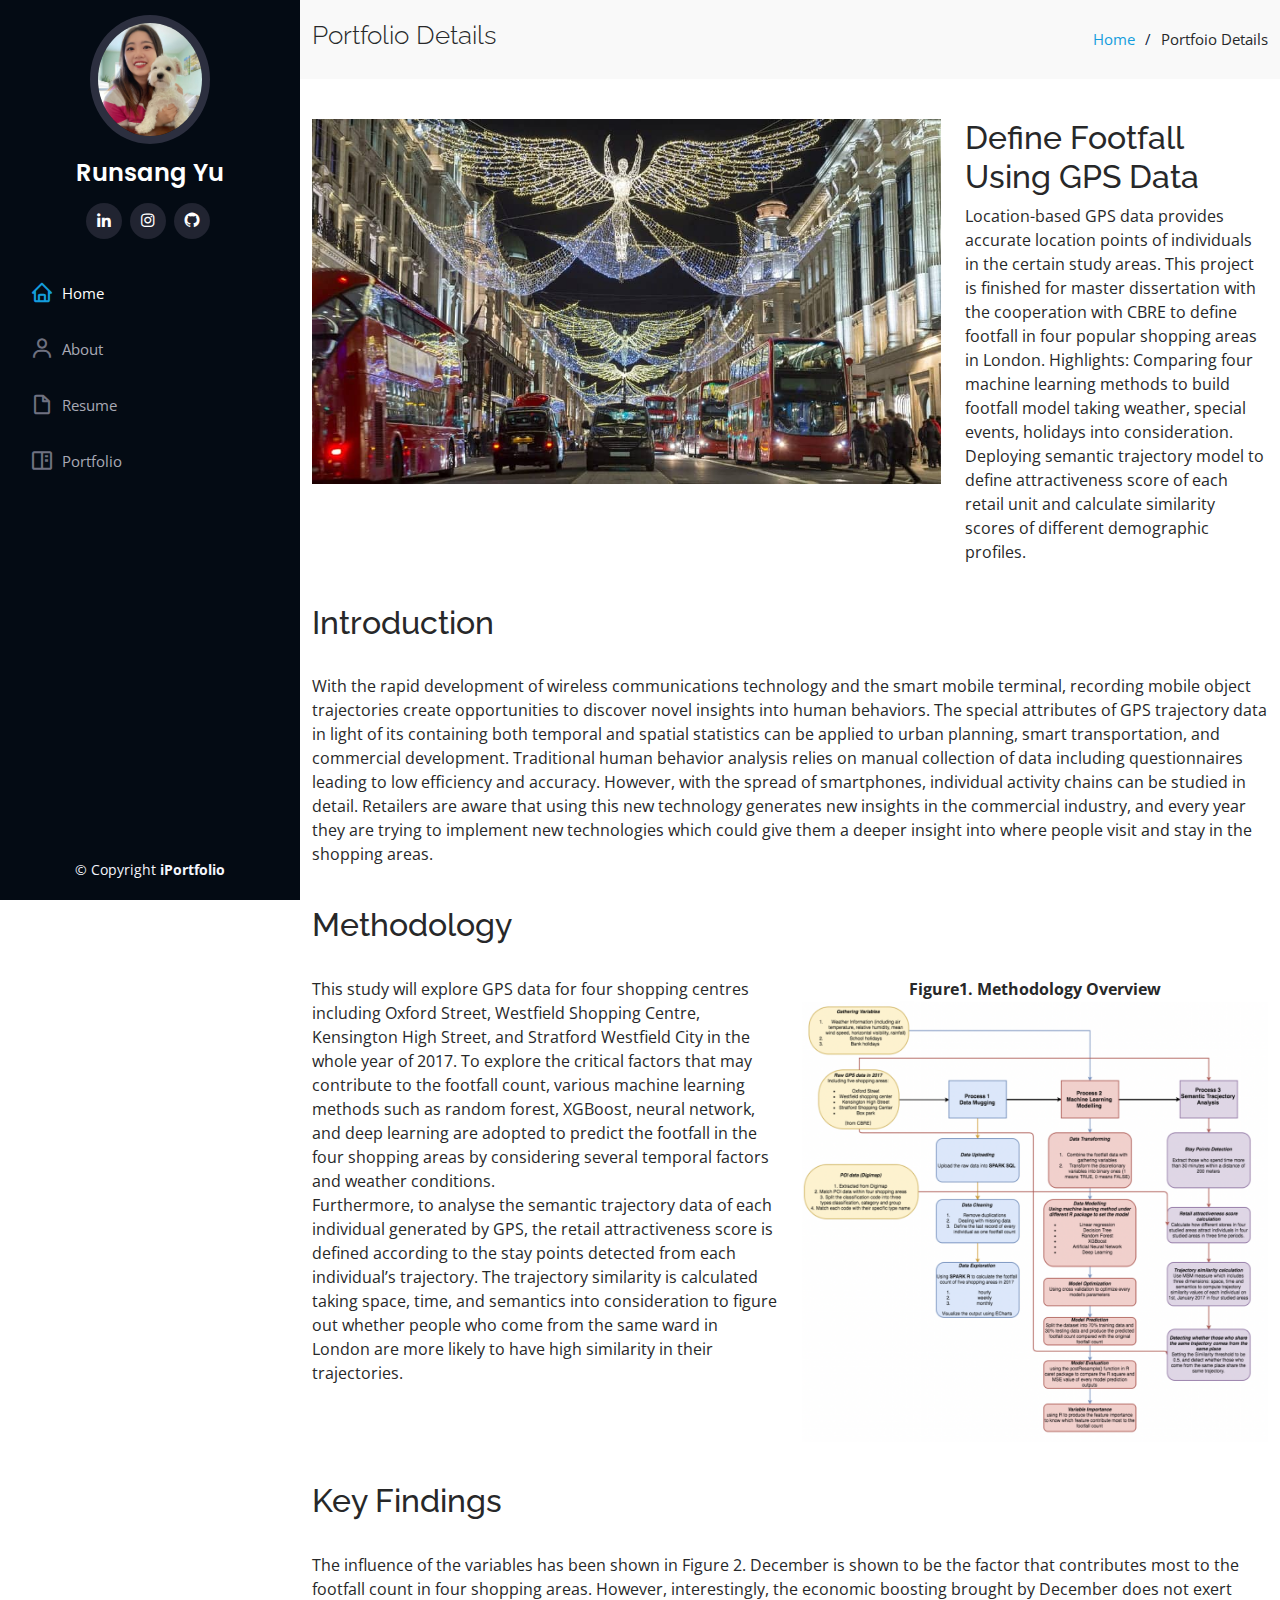
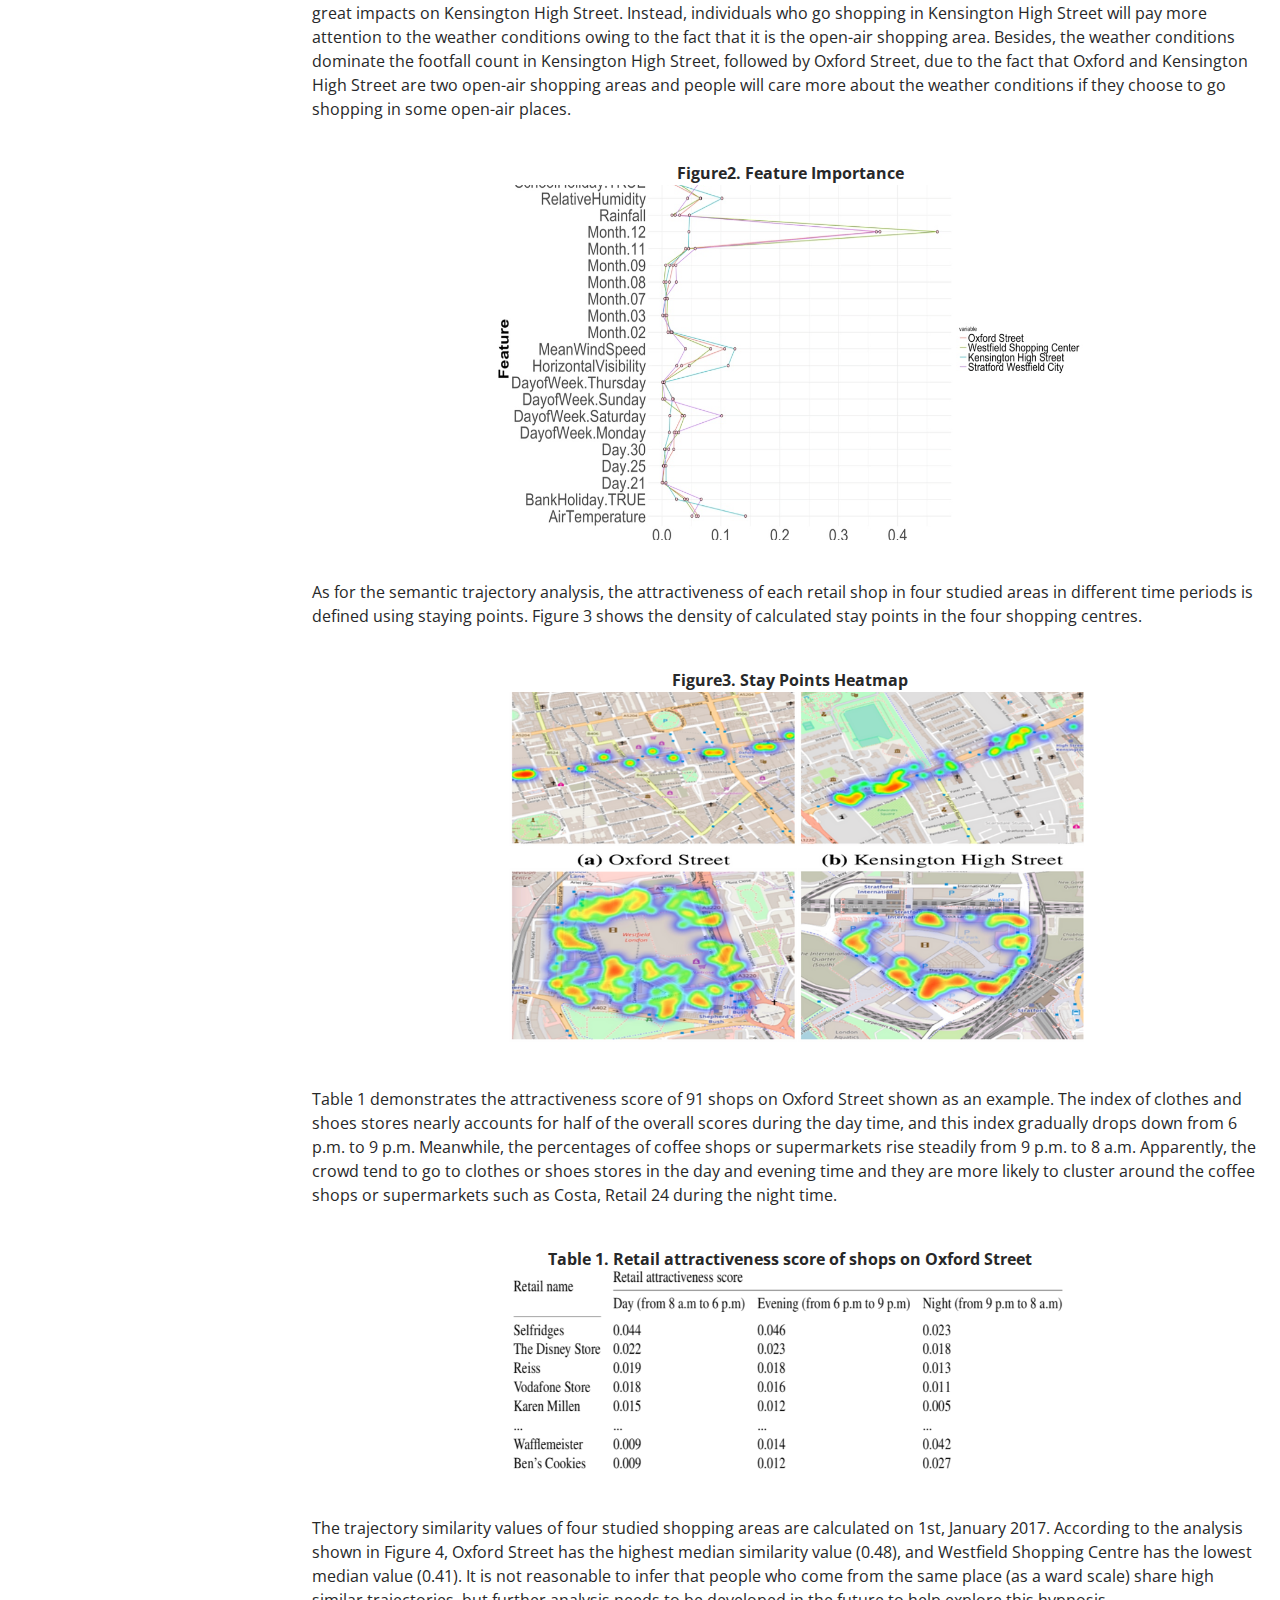
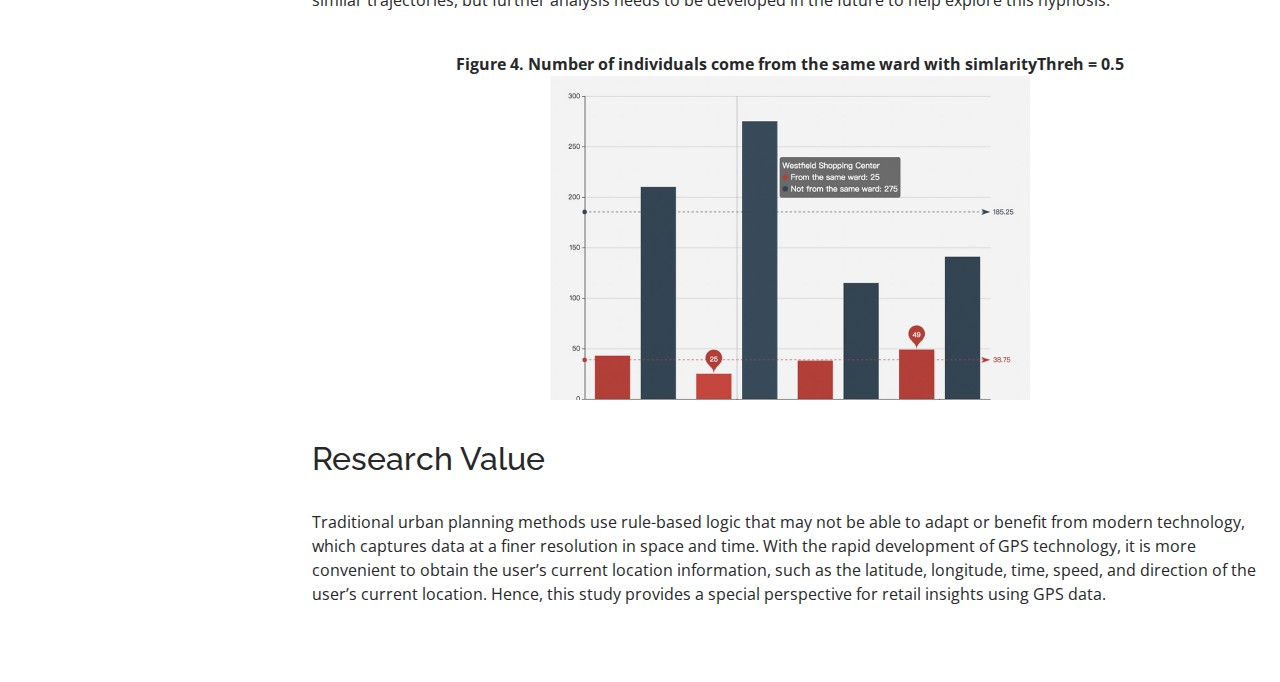
<file: portfolio1-details.html>
<!DOCTYPE html>
<html lang="en">

<head>
  <meta charset="utf-8">
  <meta content="width=device-width, initial-scale=1.0" name="viewport">

  <title>Portfolio Details - Runsang Yu</title>
  <meta content="" name="description">
  <meta content="" name="keywords">

  <!-- Favicons -->
  <link href="assets/img/favicon.png" rel="icon">
  <link href="assets/img/apple-touch-icon.png" rel="apple-touch-icon">

  <!-- Google Fonts -->
  <link href="https://fonts.googleapis.com/css?family=Open+Sans:300,300i,400,400i,600,600i,700,700i|Raleway:300,300i,400,400i,500,500i,600,600i,700,700i|Poppins:300,300i,400,400i,500,500i,600,600i,700,700i" rel="stylesheet">

  <!-- Vendor CSS Files -->
  <link href="assets/vendor/aos/aos.css" rel="stylesheet">
  <link href="assets/vendor/bootstrap/css/bootstrap.min.css" rel="stylesheet">
  <link href="assets/vendor/bootstrap-icons/bootstrap-icons.css" rel="stylesheet">
  <link href="assets/vendor/boxicons/css/boxicons.min.css" rel="stylesheet">
  <link href="assets/vendor/glightbox/css/glightbox.min.css" rel="stylesheet">
  <link href="assets/vendor/swiper/swiper-bundle.min.css" rel="stylesheet">

  <!-- Template Main CSS File -->
  <link href="assets/css/style.css" rel="stylesheet">

  <!-- =======================================================
  * Template Name: iPortfolio - v3.10.0
  * Template URL: https://bootstrapmade.com/iportfolio-bootstrap-portfolio-websites-template/
  * Author: BootstrapMade.com
  * License: https://bootstrapmade.com/license/
  ======================================================== -->
</head>

<body>

  <!-- ======= Mobile nav toggle button ======= -->
  <i class="bi bi-list mobile-nav-toggle d-xl-none"></i>

  <!-- ======= Header ======= -->
  <header id="header">
    <div class="d-flex flex-column">

      <div class="profile">
        <img src="assets/img/profile.png" alt="" class="img-fluid rounded-circle">
        <h1 class="text-light"><a href="index.html">Runsang Yu</a></h1>
        <div class="social-links mt-3 text-center">
          <a href="https://www.linkedin.com/in/runsang-yu-4505b6b2/" class="linkedin"><i class="bx bxl-linkedin"></i></a>
          <a href="https://www.instagram.com/runsangyu/" class="instagram"><i class="bx bxl-instagram"></i></a>
          <a href="https://github.com/yurunsang" class="github"><i class="bx bxl-github"></i></a>
        </div>
      </div>

      <nav id="navbar" class="nav-menu navbar">
        <ul>
          <li><a href="#hero" class="nav-link scrollto active"><i class="bx bx-home"></i> <span>Home</span></a></li>
          <li><a href="#about" class="nav-link scrollto"><i class="bx bx-user"></i> <span>About</span></a></li>
          <li><a href="#resume" class="nav-link scrollto"><i class="bx bx-file-blank"></i> <span>Resume</span></a></li>
          <li><a href="#portfolio" class="nav-link scrollto"><i class="bx bx-book-content"></i> <span>Portfolio</span></a></li>
        </ul>
      </nav><!-- .nav-menu -->
    </div>
  </header><!-- End Header -->

  <main id="main">

    <!-- ======= Breadcrumbs ======= -->
    <section id="breadcrumbs" class="breadcrumbs">
      <div class="container">

        <div class="d-flex justify-content-between align-items-center">
          <h2>Portfolio Details</h2>
          <ol>
            <li><a href="index.html">Home</a></li>
            <li>Portfoio Details</li>
          </ol>
        </div>

      </div>
    </section><!-- End Breadcrumbs -->

    <!-- ======= Portfolio Details Section ======= -->
    <section id="portfolio-details" class="portfolio-details">
      <div class="container">
        <div class = "row gy-4">
          <div class = "col-lg-8">
            <img src="assets/img/portfolio/chritsmas-high-street.jpeg" class="img-fluid" alt="">
          </div>
          <div class = "col-lg-4">
            <h2>Define Footfall Using GPS Data</h2>
            <p>Location-based GPS data provides accurate location points of individuals in the certain study areas. This project is finished for master dissertation with the cooperation with CBRE to define footfall in four popular shopping areas in London.
              Highlights: Comparing four machine learning methods to build footfall model taking weather, special events, holidays into consideration. Deploying semantic trajectory model to define attractiveness score of each retail unit and calculate similarity scores of different demographic profiles.
            </p>
          </div>
          <h2>Introduction</h2>
          <p>
          With the rapid development of wireless communications technology and the smart mobile terminal, recording mobile object trajectories create opportunities to discover novel insights into human behaviors. 
          The special attributes of GPS trajectory data in light of its containing both temporal and spatial statistics can be applied to urban planning, smart transportation, and commercial development. 
          Traditional human behavior analysis relies on manual collection of data including questionnaires leading to low efficiency and accuracy. However, with the spread of smartphones, individual activity chains can be studied in detail. 
          Retailers are aware that using this new technology generates new insights in the commercial industry, and every year they are trying to implement new technologies which could give them a deeper insight into where people visit and stay in the shopping areas.
          </p>
          <h2>Methodology</h2>
          <div class = "col-lg-6">        
            <p>
              This study will explore GPS data for four shopping centres including Oxford Street, Westfield Shopping Centre, Kensington High Street, and Stratford Westfield City in the whole year of 2017. To explore the critical factors that may contribute to the footfall count, various machine learning methods such as random forest, XGBoost,  neural network, and deep learning are adopted to predict the footfall in the four shopping areas by considering several temporal factors and weather conditions.
              <br>
              Furthermore, to analyse the semantic trajectory data of each individual generated by GPS, the retail attractiveness score is defined according to the stay points detected from each individual’s trajectory. The trajectory similarity is calculated taking space, time, and semantics into consideration to figure out whether people who come from the same ward in London are more likely to have high similarity in their trajectories.
            </p>
          </div>
          <div class = "col-lg-6">
            <figure>
              <figcaption style="text-align: center"><strong>Figure1. Methodology Overview</strong></figcaption>
              <img src="assets/img/portfolio/methodology-overview.jpeg" class="img-fluid" alt="">
            </figure>
          </div>

          <h2>Key Findings</h2>
            <p>
              The influence of the variables has been shown in Figure 2. December is shown to be the factor that contributes most to the footfall count in four shopping areas. However, interestingly, the economic boosting brought by December does not exert great impacts on Kensington High Street. Instead, individuals who go shopping in Kensington High Street will pay more attention to the weather conditions owing to the fact that it is the open-air shopping area. Besides, the weather conditions dominate the footfall count in Kensington High Street, followed by Oxford Street, due to the fact that Oxford and Kensington High Street are two open-air shopping areas and people will care more about the weather conditions if they choose to go shopping in some open-air places.
            </p>
            <figure>
              <figcaption style="text-align: center"><strong>Figure2. Feature Importance</strong></figcaption>
              <center><img src="assets/img/portfolio/feature-importance.jpeg" class="img-fluid" alt="feature importance.png" style="width: 588px; height: 355px; object-fit: cover; object-position: 50% 50%;"></center>
            </figure>
            <p>
              As for the semantic trajectory analysis, the attractiveness of each retail shop in four studied areas in different time periods is defined using staying points. Figure 3 shows the density of calculated stay points in the four shopping centres.
            </p>
            <figure>
              <figcaption style="text-align: center"><strong>Figure3. Stay Points Heatmap</strong></figcaption>
              <center><img src="assets/img/portfolio/stay-points-heatmap.webp" class="img-fluid" alt="stay-points-heatmap.png" style="width: 588px; height: 355px; object-fit: cover; object-position: 50% 50%;"></center>
            </figure>
            <p>
            Table 1 demonstrates the attractiveness score of 91 shops on Oxford Street shown as an example. The index of clothes and shoes stores nearly accounts for half of the overall scores during the day time, and this index gradually drops down from 6 p.m. to 9 p.m. Meanwhile, the percentages of coffee shops or supermarkets rise steadily from 9 p.m. to 8 a.m. Apparently, the crowd tend to go to clothes or shoes stores in the day and evening time and they are more likely to cluster around the coffee shops or supermarkets such as Costa, Retail 24 during the night time.
            </p>
            <figure>
              <figcaption style="text-align: center"><strong>Table 1. ​​Retail attractiveness score of shops on Oxford Street</strong></figcaption>
              <center><img src="assets/img/portfolio/table.jpeg" class="img-fluid" alt="table.jpeg" style="width: 588px; height: 205px; object-fit: cover; object-position: 50% 50%;"></center>
            </figure>
              <p>
            The trajectory similarity values of four studied shopping areas are calculated on 1st, January 2017. According to the analysis shown in Figure 4, Oxford Street has the highest median similarity value (0.48), and Westfield Shopping Centre has the lowest median value (0.41). It is not reasonable to infer that people who come from the same place (as a ward scale) share high similar trajectories, but further analysis needs to be developed in the future to help explore this hypnosis.
            </p>
            <figure>
              <figcaption style="text-align: center"><strong>Figure 4. ​​​Number of individuals come from the same ward with simlarityThreh = 0.5</strong></figcaption>
              <center><img src="assets/img/portfolio/similarity-chart.jpeg" class="img-fluid" alt="similarity-chart.jpeg" style="width: 480px; height: 324px; object-fit: cover; object-position: 50% 50%;"></center>
            </figure>
              <h2>Research Value</h2>
          <p>
            Traditional urban planning methods use rule-based logic that may not be able to adapt or benefit from modern technology, which captures data at a finer resolution in space and time. With the rapid development of GPS technology, it is more convenient to obtain the user’s current location information, such as the latitude, longitude, time, speed, and direction of the user’s current location. Hence, this study provides a special perspective for retail insights using GPS data.
          </p>
        </div>
      </div>
    </section><!-- End Portfolio Details Section -->

  </main><!-- End #main -->

  <!-- ======= Footer ======= -->
  <footer id="footer">
    <div class="container">
      <div class="copyright">
        &copy; Copyright <strong><span>iPortfolio</span></strong>
      </div>
      <div class="credits">
        <!-- All the links in the footer should remain intact. -->
        <!-- You can delete the links only if you purchased the pro version. -->
        <!-- Licensing information: https://bootstrapmade.com/license/ -->
        <!-- Purchase the pro version with working PHP/AJAX contact form: https://bootstrapmade.com/iportfolio-bootstrap-portfolio-websites-template/ -->
        <!-- Designed by <a href="https://bootstrapmade.com/">BootstrapMade</a> -->
      </div>
    </div>
  </footer><!-- End  Footer -->

  <a href="#" class="back-to-top d-flex align-items-center justify-content-center"><i class="bi bi-arrow-up-short"></i></a>

  <!-- Vendor JS Files -->
  <script src="assets/vendor/purecounter/purecounter_vanilla.js"></script>
  <script src="assets/vendor/aos/aos.js"></script>
  <script src="assets/vendor/bootstrap/js/bootstrap.bundle.min.js"></script>
  <script src="assets/vendor/glightbox/js/glightbox.min.js"></script>
  <script src="assets/vendor/isotope-layout/isotope.pkgd.min.js"></script>
  <script src="assets/vendor/swiper/swiper-bundle.min.js"></script>
  <script src="assets/vendor/typed.js/typed.min.js"></script>
  <script src="assets/vendor/waypoints/noframework.waypoints.js"></script>
  <script src="assets/vendor/php-email-form/validate.js"></script>

  <!-- Template Main JS File -->
  <script src="assets/js/main.js"></script>

</body>

</html>
</file>
<file: assets/css/style.css>
/**
* Template Name: iPortfolio - v3.10.0
* Template URL: https://bootstrapmade.com/iportfolio-bootstrap-portfolio-websites-template/
* Author: BootstrapMade.com
* License: https://bootstrapmade.com/license/
*/

/*--------------------------------------------------------------
# General
--------------------------------------------------------------*/
body {
  font-family: "Open Sans", sans-serif;
  color: #272829;
}

a {
  color: #149ddd;
  text-decoration: none;
}

a:hover {
  color: #37b3ed;
  text-decoration: none;
}

h1,
h2,
h3,
h4,
h5,
h6 {
  font-family: "Raleway", sans-serif;
}

/*--------------------------------------------------------------
# Back to top button
--------------------------------------------------------------*/
.back-to-top {
  position: fixed;
  visibility: hidden;
  opacity: 0;
  right: 15px;
  bottom: 15px;
  z-index: 996;
  background: #149ddd;
  width: 40px;
  height: 40px;
  border-radius: 50px;
  transition: all 0.4s;
}

.back-to-top i {
  font-size: 28px;
  color: #fff;
  line-height: 0;
}

.back-to-top:hover {
  background: #2eafec;
  color: #fff;
}

.back-to-top.active {
  visibility: visible;
  opacity: 1;
}

/*--------------------------------------------------------------
# Header
--------------------------------------------------------------*/
#header {
  position: fixed;
  top: 0;
  left: 0;
  bottom: 0;
  width: 300px;
  transition: all ease-in-out 0.5s;
  z-index: 9997;
  transition: all 0.5s;
  padding: 0 15px;
  background: #040b14;
  overflow-y: auto;
}

#header .profile img {
  margin: 15px auto;
  display: block;
  width: 120px;
  border: 8px solid #2c2f3f;
}

#header .profile h1 {
  font-size: 24px;
  margin: 0;
  padding: 0;
  font-weight: 600;
  -moz-text-align-last: center;
  text-align-last: center;
  font-family: "Poppins", sans-serif;
}

#header .profile h1 a,
#header .profile h1 a:hover {
  color: #fff;
  text-decoration: none;
}

#header .profile .social-links a {
  font-size: 18px;
  display: inline-block;
  background: #212431;
  color: #fff;
  line-height: 1;
  padding: 8px 0;
  margin-right: 4px;
  border-radius: 50%;
  text-align: center;
  width: 36px;
  height: 36px;
  transition: 0.3s;
}

#header .profile .social-links a:hover {
  background: #149ddd;
  color: #fff;
  text-decoration: none;
}

#main {
  margin-left: 300px;
}

@media (max-width: 1199px) {
  #header {
    left: -300px;
  }

  #main {
    margin-left: 0;
  }
}

/*--------------------------------------------------------------
# Navigation Menu
--------------------------------------------------------------*/
/* Desktop Navigation */
.nav-menu {
  padding: 30px 0 0 0;
}

.nav-menu * {
  margin: 0;
  padding: 0;
  list-style: none;
}

.nav-menu>ul>li {
  position: relative;
  white-space: nowrap;
}

.nav-menu a,
.nav-menu a:focus {
  display: flex;
  align-items: center;
  color: #a8a9b4;
  padding: 12px 15px;
  margin-bottom: 8px;
  transition: 0.3s;
  font-size: 15px;
}

.nav-menu a i,
.nav-menu a:focus i {
  font-size: 24px;
  padding-right: 8px;
  color: #6f7180;
}

.nav-menu a:hover,
.nav-menu .active,
.nav-menu .active:focus,
.nav-menu li:hover>a {
  text-decoration: none;
  color: #fff;
}

.nav-menu a:hover i,
.nav-menu .active i,
.nav-menu .active:focus i,
.nav-menu li:hover>a i {
  color: #149ddd;
}

/* Mobile Navigation */
.mobile-nav-toggle {
  position: fixed;
  right: 15px;
  top: 15px;
  z-index: 9998;
  border: 0;
  font-size: 24px;
  transition: all 0.4s;
  outline: none !important;
  background-color: #149ddd;
  color: #fff;
  width: 40px;
  height: 40px;
  display: inline-flex;
  align-items: center;
  justify-content: center;
  line-height: 0;
  border-radius: 50px;
  cursor: pointer;
}

.mobile-nav-active {
  overflow: hidden;
}

.mobile-nav-active #header {
  left: 0;
}

/*--------------------------------------------------------------
# Hero Section
--------------------------------------------------------------*/
#hero {
  width: 100%;
  height: 100vh;
  background: url("../img/background.jpeg") top center;
  background-size: cover;
}

#hero:before {
  content: "";
  background: rgba(5, 13, 24, 0.3);
  position: absolute;
  bottom: 0;
  top: 0;
  left: 0;
  right: 0;
  z-index: 1;
}

#hero .hero-container {
  position: relative;
  z-index: 2;
  min-width: 300px;
}

#hero h1 {
  margin: 0 0 10px 0;
  font-size: 64px;
  font-weight: 700;
  line-height: 56px;
  color: #fff;
}

#hero p {
  color: #fff;
  margin-bottom: 50px;
  font-size: 26px;
  font-family: "Poppins", sans-serif;
}

#hero p span {
  color: #fff;
  padding-bottom: 4px;
  letter-spacing: 1px;
  border-bottom: 3px solid #149ddd;
}

@media (min-width: 1024px) {
  #hero {
    background-attachment: fixed;
  }
}

@media (max-width: 768px) {
  #hero h1 {
    font-size: 28px;
    line-height: 36px;
  }

  #hero h2 {
    font-size: 18px;
    line-height: 24px;
    margin-bottom: 30px;
  }
}

/*--------------------------------------------------------------
# Sections General
--------------------------------------------------------------*/
section {
  padding: 60px 0;
  overflow: hidden;
}

.section-bg {
  background: #f5f8fd;
}

.section-title {
  padding-bottom: 30px;
}

.section-title h2 {
  font-size: 32px;
  font-weight: bold;
  margin-bottom: 20px;
  padding-bottom: 20px;
  position: relative;
  color: #173b6c;
}

.section-title h2::after {
  content: "";
  position: absolute;
  display: block;
  width: 50px;
  height: 3px;
  background: #149ddd;
  bottom: 0;
  left: 0;
}

.section-title p {
  margin-bottom: 0;
}

/*--------------------------------------------------------------
# About
--------------------------------------------------------------*/
.about .content h3 {
  font-weight: 700;
  font-size: 26px;
  color: #173b6c;
}

.about .content ul {
  list-style: none;
  padding: 0;
}

.about .content ul li {
  margin-bottom: 20px;
  display: flex;
  align-items: center;
}

.about .content ul strong {
  margin-right: 10px;
}

.about .content ul i {
  font-size: 16px;
  margin-right: 5px;
  color: #149ddd;
  line-height: 0;
}

.about .content p:last-child {
  margin-bottom: 0;
}

/*--------------------------------------------------------------
# Facts
--------------------------------------------------------------*/
.facts {
  padding-bottom: 30px;
}

.facts .count-box {
  padding: 30px;
  width: 100%;
}

.facts .count-box i {
  display: block;
  font-size: 44px;
  color: #149ddd;
  float: left;
  line-height: 0;
}

.facts .count-box span {
  font-size: 48px;
  line-height: 40px;
  display: block;
  font-weight: 700;
  color: #050d18;
  margin-left: 60px;
}

.facts .count-box p {
  padding: 15px 0 0 0;
  margin: 0 0 0 60px;
  font-family: "Raleway", sans-serif;
  font-size: 14px;
  color: #122f57;
}

.facts .count-box a {
  font-weight: 600;
  display: block;
  margin-top: 20px;
  color: #122f57;
  font-size: 15px;
  font-family: "Poppins", sans-serif;
  transition: ease-in-out 0.3s;
}

.facts .count-box a:hover {
  color: #1f5297;
}

/*--------------------------------------------------------------
# Akills
--------------------------------------------------------------*/
.skills .progress {
  height: 60px;
  display: block;
  background: none;
  border-radius: 0;
}

.skills .progress .skill {
  padding: 0;
  margin: 0 0 6px 0;
  text-transform: uppercase;
  display: block;
  font-weight: 600;
  font-family: "Poppins", sans-serif;
  color: #050d18;
}

.skills .progress .skill .val {
  float: right;
  font-style: normal;
}

.skills .progress-bar-wrap {
  background: #dce8f8;
  height: 10px;
}

.skills .progress-bar {
  width: 1px;
  height: 10px;
  transition: 0.9s;
  background-color: #149ddd;
}

/*--------------------------------------------------------------
# Resume
--------------------------------------------------------------*/
.resume .resume-title {
  font-size: 26px;
  font-weight: 700;
  margin-top: 20px;
  margin-bottom: 20px;
  color: #050d18;
}

.resume .resume-item {
  padding: 0 0 20px 20px;
  margin-top: -2px;
  border-left: 2px solid #1f5297;
  position: relative;
}

.resume .resume-item h4 {
  line-height: 18px;
  font-size: 18px;
  font-weight: 600;
  text-transform: uppercase;
  font-family: "Poppins", sans-serif;
  color: #050d18;
  margin-bottom: 10px;
}

.resume .resume-item h5 {
  font-size: 16px;
  background: #e4edf9;
  padding: 5px 15px;
  display: inline-block;
  font-weight: 600;
  margin-bottom: 10px;
}

.resume .resume-item ul {
  padding-left: 20px;
}

.resume .resume-item ul li {
  padding-bottom: 10px;
}

.resume .resume-item:last-child {
  padding-bottom: 0;
}

.resume .resume-item::before {
  content: "";
  position: absolute;
  width: 16px;
  height: 16px;
  border-radius: 50px;
  left: -9px;
  top: 0;
  background: #fff;
  border: 2px solid #1f5297;
}

/*--------------------------------------------------------------
# Portfolio
--------------------------------------------------------------*/
.portfolio .portfolio-item {
  margin-bottom: 30px;
}

.portfolio #portfolio-flters {
  padding: 0;
  margin: 0 auto 35px auto;
  list-style: none;
  text-align: center;
  background: #fff;
  border-radius: 50px;
  padding: 2px 15px;
}

.portfolio #portfolio-flters li {
  cursor: pointer;
  display: inline-block;
  padding: 10px 15px 8px 15px;
  font-size: 14px;
  font-weight: 600;
  line-height: 1;
  text-transform: uppercase;
  color: #272829;
  margin-bottom: 5px;
  transition: all 0.3s ease-in-out;
}

.portfolio #portfolio-flters li:hover,
.portfolio #portfolio-flters li.filter-active {
  color: #149ddd;
}

.portfolio #portfolio-flters li:last-child {
  margin-right: 0;
}

.portfolio .portfolio-wrap {
  transition: 0.3s;
  position: relative;
  overflow: hidden;
  z-index: 1;
}

.portfolio .portfolio-wrap::before {
  content: "";
  background: rgba(255, 255, 255, 0.5);
  position: absolute;
  left: 0;
  right: 0;
  top: 0;
  bottom: 0;
  transition: all ease-in-out 0.3s;
  z-index: 2;
  opacity: 0;
}

.portfolio .portfolio-wrap .portfolio-links {
  opacity: 1;
  left: 0;
  right: 0;
  bottom: -60px;
  z-index: 3;
  position: absolute;
  transition: all ease-in-out 0.3s;
  display: flex;
  justify-content: center;
}

.portfolio .portfolio-wrap .portfolio-links a {
  color: #fff;
  font-size: 28px;
  text-align: center;
  background: rgba(20, 157, 221, 0.75);
  transition: 0.3s;
  width: 50%;
}

.portfolio .portfolio-wrap .portfolio-links a:hover {
  background: rgba(20, 157, 221, 0.95);
}

.portfolio .portfolio-wrap .portfolio-links a+a {
  border-left: 1px solid #37b3ed;
}

.portfolio .portfolio-wrap:hover::before {
  top: 0;
  left: 0;
  right: 0;
  bottom: 0;
  opacity: 1;
}

.portfolio .portfolio-wrap:hover .portfolio-links {
  opacity: 1;
  bottom: 0;
}

/*--------------------------------------------------------------
# Portfolio Details
--------------------------------------------------------------*/
.portfolio-details {
  padding-top: 40px;
}

.portfolio-details .portfolio-details-slider img {
  width: 100%;
}

.portfolio-details .portfolio-details-slider .swiper-pagination {
  margin-top: 20px;
  position: relative;
}

.portfolio-details .portfolio-details-slider .swiper-pagination .swiper-pagination-bullet {
  width: 12px;
  height: 12px;
  background-color: #fff;
  opacity: 1;
  border: 1px solid #149ddd;
}

.portfolio-details .portfolio-details-slider .swiper-pagination .swiper-pagination-bullet-active {
  background-color: #149ddd;
}

.portfolio-details .portfolio-info {
  padding: 30px;
  box-shadow: 0px 0 30px rgba(5, 13, 24, 0.08);
}

.portfolio-details .portfolio-info h3 {
  font-size: 22px;
  font-weight: 700;
  margin-bottom: 20px;
  padding-bottom: 20px;
  border-bottom: 1px solid #eee;
}

.portfolio-details .portfolio-info ul {
  list-style: none;
  padding: 0;
  font-size: 15px;
}

.portfolio-details .portfolio-info ul li+li {
  margin-top: 10px;
}

.portfolio-details .portfolio-description {
  padding-top: 30px;
}

.portfolio-details .portfolio-description h2 {
  font-size: 26px;
  font-weight: 700;
  margin-bottom: 20px;
}

.portfolio-details .portfolio-description p {
  padding: 0;
}

/*--------------------------------------------------------------
# Services
--------------------------------------------------------------*/
.services .icon-box {
  margin-bottom: 20px;
}

.services .icon {
  float: left;
  display: flex;
  align-items: center;
  justify-content: center;
  width: 54px;
  height: 54px;
  background: #149ddd;
  border-radius: 50%;
  transition: 0.5s;
  border: 1px solid #149ddd;
}

.services .icon i {
  color: #fff;
  font-size: 24px;
  line-height: 0;
}

.services .icon-box:hover .icon {
  background: #fff;
}

.services .icon-box:hover .icon i {
  color: #149ddd;
}

.services .title {
  margin-left: 80px;
  font-weight: 700;
  margin-bottom: 15px;
  font-size: 18px;
}

.services .title a {
  color: #343a40;
}

.services .title a:hover {
  color: #149ddd;
}

.services .description {
  margin-left: 80px;
  line-height: 24px;
  font-size: 14px;
}

/*--------------------------------------------------------------
# Testimonials
--------------------------------------------------------------*/
.testimonials .testimonials-carousel,
.testimonials .testimonials-slider {
  overflow: hidden;
}

.testimonials .testimonial-item {
  box-sizing: content-box;
  text-align: center;
  min-height: 320px;
}

.testimonials .testimonial-item .testimonial-img {
  width: 90px;
  border-radius: 50%;
  margin: 0 auto;
}

.testimonials .testimonial-item h3 {
  font-size: 18px;
  font-weight: bold;
  margin: 10px 0 5px 0;
  color: #111;
}

.testimonials .testimonial-item h4 {
  font-size: 14px;
  color: #999;
  margin: 0;
}

.testimonials .testimonial-item .quote-icon-left,
.testimonials .testimonial-item .quote-icon-right {
  color: #c3e8fa;
  font-size: 26px;
}

.testimonials .testimonial-item .quote-icon-left {
  display: inline-block;
  left: -5px;
  position: relative;
}

.testimonials .testimonial-item .quote-icon-right {
  display: inline-block;
  right: -5px;
  position: relative;
  top: 10px;
}

.testimonials .testimonial-item p {
  font-style: italic;
  margin: 0 15px 15px 15px;
  padding: 20px;
  background: #fff;
  position: relative;
  margin-bottom: 35px;
  border-radius: 6px;
  box-shadow: 0px 2px 15px rgba(0, 0, 0, 0.1);
}

.testimonials .testimonial-item p::after {
  content: "";
  width: 0;
  height: 0;
  border-top: 20px solid #fff;
  border-right: 20px solid transparent;
  border-left: 20px solid transparent;
  position: absolute;
  bottom: -20px;
  left: calc(50% - 20px);
}

.testimonials .swiper-pagination {
  margin-top: 20px;
  position: relative;
}

.testimonials .swiper-pagination .swiper-pagination-bullet {
  width: 12px;
  height: 12px;
  background-color: #fff;
  opacity: 1;
  border: 1px solid #149ddd;
}

.testimonials .swiper-pagination .swiper-pagination-bullet-active {
  background-color: #149ddd;
}

/*--------------------------------------------------------------
# Contact
--------------------------------------------------------------*/
.contact {
  padding-bottom: 130px;
}

.contact .info {
  padding: 30px;
  background: #fff;
  width: 100%;
  box-shadow: 0 0 24px 0 rgba(0, 0, 0, 0.12);
}

.contact .info i {
  font-size: 20px;
  color: #149ddd;
  float: left;
  width: 44px;
  height: 44px;
  background: #dff3fc;
  display: flex;
  justify-content: center;
  align-items: center;
  border-radius: 50px;
  transition: all 0.3s ease-in-out;
}

.contact .info h4 {
  padding: 0 0 0 60px;
  font-size: 22px;
  font-weight: 600;
  margin-bottom: 5px;
  color: #050d18;
}

.contact .info p {
  padding: 0 0 10px 60px;
  margin-bottom: 20px;
  font-size: 14px;
  color: #173b6c;
}

.contact .info .email p {
  padding-top: 5px;
}

.contact .info .social-links {
  padding-left: 60px;
}

.contact .info .social-links a {
  font-size: 18px;
  display: inline-block;
  background: #333;
  color: #fff;
  line-height: 1;
  padding: 8px 0;
  border-radius: 50%;
  text-align: center;
  width: 36px;
  height: 36px;
  transition: 0.3s;
  margin-right: 10px;
}

.contact .info .social-links a:hover {
  background: #149ddd;
  color: #fff;
}

.contact .info .email:hover i,
.contact .info .address:hover i,
.contact .info .phone:hover i {
  background: #149ddd;
  color: #fff;
}

.contact .php-email-form {
  width: 100%;
  padding: 30px;
  background: #fff;
  box-shadow: 0 0 24px 0 rgba(0, 0, 0, 0.12);
}

.contact .php-email-form .form-group {
  padding-bottom: 8px;
}

.contact .php-email-form .validate {
  display: none;
  color: red;
  margin: 0 0 15px 0;
  font-weight: 400;
  font-size: 13px;
}

.contact .php-email-form .error-message {
  display: none;
  color: #fff;
  background: #ed3c0d;
  text-align: left;
  padding: 15px;
  font-weight: 600;
}

.contact .php-email-form .error-message br+br {
  margin-top: 25px;
}

.contact .php-email-form .sent-message {
  display: none;
  color: #fff;
  background: #18d26e;
  text-align: center;
  padding: 15px;
  font-weight: 600;
}

.contact .php-email-form .loading {
  display: none;
  background: #fff;
  text-align: center;
  padding: 15px;
}

.contact .php-email-form .loading:before {
  content: "";
  display: inline-block;
  border-radius: 50%;
  width: 24px;
  height: 24px;
  margin: 0 10px -6px 0;
  border: 3px solid #18d26e;
  border-top-color: #eee;
  -webkit-animation: animate-loading 1s linear infinite;
  animation: animate-loading 1s linear infinite;
}

.contact .php-email-form .form-group {
  margin-bottom: 15px;
}

.contact .php-email-form label {
  padding-bottom: 8px;
}

.contact .php-email-form input,
.contact .php-email-form textarea {
  border-radius: 0;
  box-shadow: none;
  font-size: 14px;
}

.contact .php-email-form input {
  height: 44px;
}

.contact .php-email-form textarea {
  padding: 10px 15px;
}

.contact .php-email-form button[type=submit] {
  background: #149ddd;
  border: 0;
  padding: 10px 24px;
  color: #fff;
  transition: 0.4s;
  border-radius: 4px;
}

.contact .php-email-form button[type=submit]:hover {
  background: #37b3ed;
}

@-webkit-keyframes animate-loading {
  0% {
    transform: rotate(0deg);
  }

  100% {
    transform: rotate(360deg);
  }
}

@keyframes animate-loading {
  0% {
    transform: rotate(0deg);
  }

  100% {
    transform: rotate(360deg);
  }
}

/*--------------------------------------------------------------
# Breadcrumbs
--------------------------------------------------------------*/
.breadcrumbs {
  padding: 20px 0;
  background: #f9f9f9;
}

.breadcrumbs h2 {
  font-size: 26px;
  font-weight: 300;
}

.breadcrumbs ol {
  display: flex;
  flex-wrap: wrap;
  list-style: none;
  padding: 0;
  margin: 0;
  font-size: 15px;
}

.breadcrumbs ol li+li {
  padding-left: 10px;
}

.breadcrumbs ol li+li::before {
  display: inline-block;
  padding-right: 10px;
  color: #0e2442;
  content: "/";
}

@media (max-width: 768px) {
  .breadcrumbs .d-flex {
    display: block !important;
  }

  .breadcrumbs ol {
    display: block;
  }

  .breadcrumbs ol li {
    display: inline-block;
  }
}

/*--------------------------------------------------------------
# Footer
--------------------------------------------------------------*/
#footer {
  padding: 15px;
  color: #f4f6fd;
  font-size: 14px;
  position: fixed;
  left: 0;
  bottom: 0;
  width: 300px;
  z-index: 9999;
  background: #040b14;
}

#footer .copyright {
  text-align: center;
}

#footer .credits {
  padding-top: 5px;
  text-align: center;
  font-size: 13px;
  color: #eaebf0;
}

@media (max-width: 1199px) {
  #footer {
    position: static;
    width: auto;
    padding-right: 20px 15px;
  }
}
</file>
